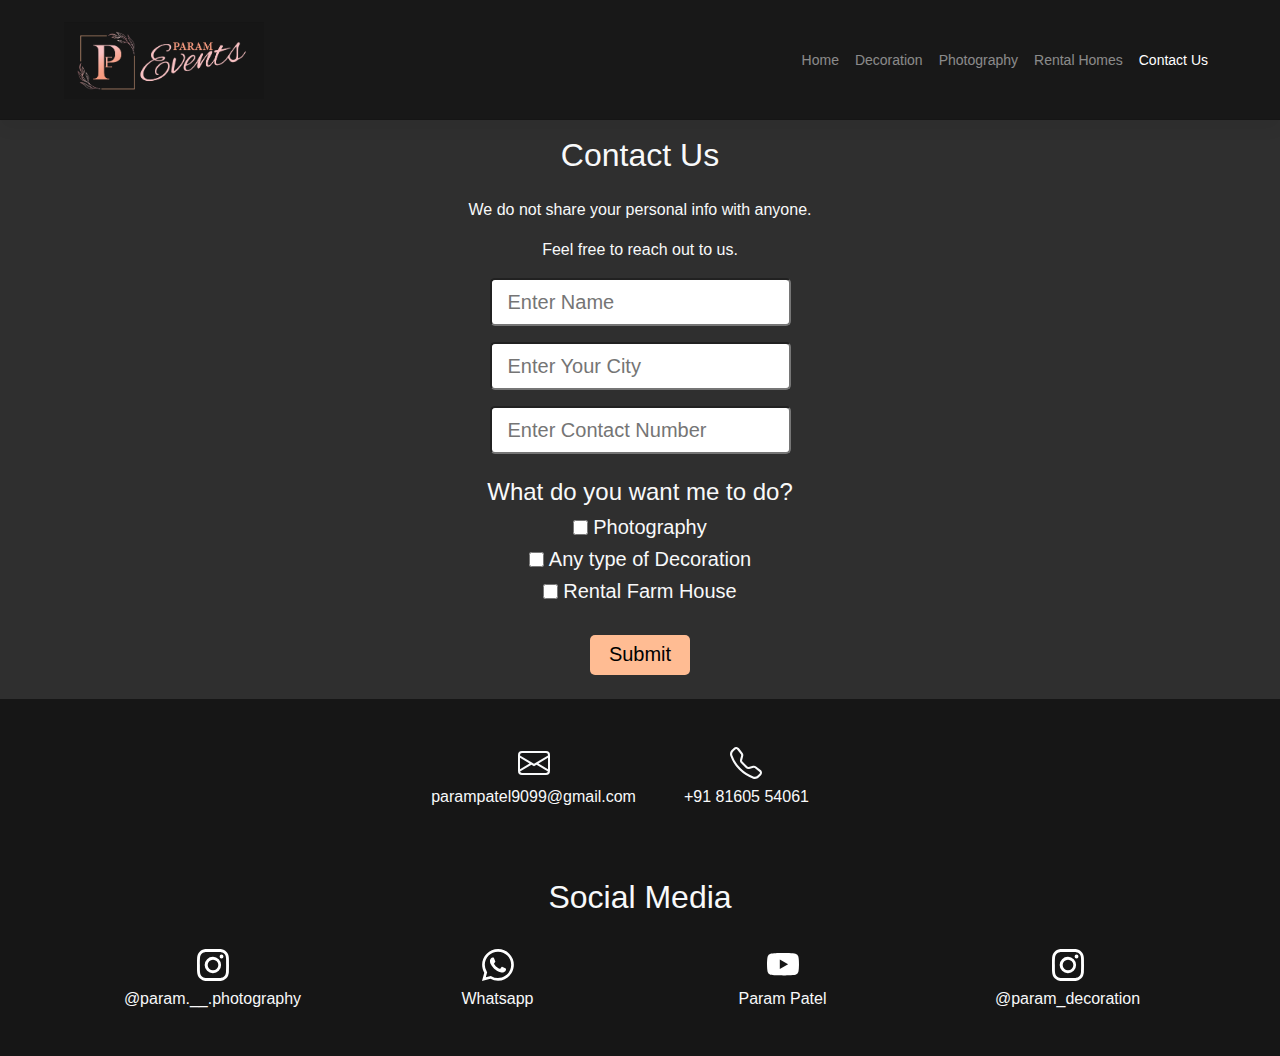
<file: contact.html>
<!DOCTYPE html>
<html lang="en">

<head>
  <meta charset="UTF-8">
  <meta name="viewport" content="width=device-width, initial-scale=1.0">
  <link rel="stylesheet" href="https://maxcdn.bootstrapcdn.com/bootstrap/4.4.1/css/bootstrap.min.css">
  <script src="https://ajax.googleapis.com/ajax/libs/jquery/3.4.1/jquery.min.js"></script>
  <script src="https://cdnjs.cloudflare.com/ajax/libs/popper.js/1.16.0/umd/popper.min.js"></script>
  <script src="https://maxcdn.bootstrapcdn.com/bootstrap/4.4.1/js/bootstrap.min.js"> </script>

  <link rel="stylesheet" href="https://stackpath.bootstrapcdn.com/font-awesome/4.7.0/css/font-awesome.min.css">
  <link rel="preconnect" href="https://fonts.gstatic.com">
  <link href="https://fonts.googleapis.com/css2?family=Poppins:wght@500&display=swap" rel="stylesheet">
  <link href="https://fonts.googleapis.com/css2?family=Dancing+Script&display=swap" rel="stylesheet">
  <link rel="stylesheet" href="https://stackpath.bootstrapcdn.com/font-awesome/4.7.0/css/font-awesome.min.css">
  <link rel="stylesheet" href="https://cdn.jsdelivr.net/npm/bootstrap-icons@1.4.0/font/bootstrap-icons.css">
  <link rel="shortcut icon" href="./images/icons/favicon.png" type="image/x-icon">
  <link rel="stylesheet" href="style.css">
  <title>Contact | Param Events</title>
</head>

<body>
  <!-- NavBar Start -->
  <nav class="navbar navbar-expand-lg navbar-dark css-navbar">
    <a class="navbar-brand css-navbar-brand ml-5" href="#">
      <img src="./images/Logo-Colored.png" width="200" height="77" class="d-inline-block  align-top" alt="Param Events">            
    </a>
    <button class="navbar-toggler" type="button" data-toggle="collapse" data-target="#navbarSupportedContent"
      aria-controls="navbarSupportedContent" aria-expanded="false" aria-label="Toggle navigation">
      <span class="navbar-toggler-icon"></span>
    </button>
    <div class="collapse navbar-collapse css-navbar-items" id="navbarSupportedContent">
      <ul class="navbar-nav ml-auto mr-5">
        <li class="nav-item">
          <a class="nav-link" href="index.html">Home</a>
        </li>
        <li class="nav-item">
          <a class="nav-link" href="decoration.html">Decoration</a>
        </li>
        <li class="nav-item">
          <a class="nav-link" href="photography.html">Photography</a>
        </li>
        <li class="nav-item">
          <a class="nav-link" href="rental.html">Rental Homes</a>
        </li>
        <li class="nav-item active">
          <a class="nav-link" href="contact.html">Contact Us</a>
        </li>
      </ul>
    </div>
  </nav>
  <!-- NavBar End -->

  <section class="text-light text-center" style="background-color: #161616;">
    <div class="pb-4" style="background-color: #2f2f2f;">
      <h2 class="py-3">Contact Us</h2>
    <p>We do not share your personal info with anyone.</p>
    <p>Feel free to reach out to us.</p>
    <form name="contact" method="POST" data-netlify="true" >
      <div class="form-group">        
        <input class="form-control-lg" type="text" placeholder="Enter Name" id="name" name="name" style="border-radius: 5px;">        
      </div>
      <div class="form-group">        
        <input class="form-control-lg" type="text" placeholder="Enter Your City" id="city" name="city" style="border-radius: 5px;">        
      </div>
      <div class="form-group">        
        <input class="form-control-lg"  type="text" placeholder="Enter Contact Number" id="contact" name="contactNumber" style="border-radius: 5px;">        
      </div>
      <h4 class="mt-4">What do you want me to do?</h4>
      <div class="form-check">
        <input type="checkbox" class="form-check-input" style="width: 15px; height: 15px;" id="checkbox1" name="photography">
        <label class="form-check-label"><h5>Photography</h5></label>
      </div>
      <div class="form-check">
        <input type="checkbox" class="form-check-input" id="checkbox2" style="width: 15px; height: 15px;" name="decoration">
        <label class="form-check-label"><h5>Any type of Decoration</h5></label>
      </div>
      <div class="form-check">
        <input type="checkbox" class="form-check-input" id="checkbox3" style="width: 15px; height: 15px;" name="rental">
        <label class="form-check-label"><h5>Rental Farm House</h5></label>
      </div>
      <button class="mt-4 btn css-moments-button" type="submit" style="border-radius: 5px; height: 40px; width: 100px;"><h5>Submit</h5></button>
    </form>

    </div>
    

    <div class="pt-5">
      <div class="container d-flex justify-content-center">
        <div class="row">
          <div class="px-4 col-sm-6">
            <svg xmlns="http://www.w3.org/2000/svg" width="32" height="32" fill="currentColor" class="bi bi-envelope"
              viewBox="0 0 16 16">
              <path
                d="M0 4a2 2 0 0 1 2-2h12a2 2 0 0 1 2 2v8a2 2 0 0 1-2 2H2a2 2 0 0 1-2-2V4zm2-1a1 1 0 0 0-1 1v.217l7 4.2 7-4.2V4a1 1 0 0 0-1-1H2zm13 2.383-4.758 2.855L15 11.114v-5.73zm-.034 6.878L9.271 8.82 8 9.583 6.728 8.82l-5.694 3.44A1 1 0 0 0 2 13h12a1 1 0 0 0 .966-.739zM1 11.114l4.758-2.876L1 5.383v5.73z" />
            </svg>
            <div class="pb-2"></div>
            <h6 class="d-flex justify-content-center">parampatel9099@gmail.com</h6>
            <div class="mb-4"></div>
          </div>

          <div class="px-4 col-sm-6">
            <svg xmlns="http://www.w3.org/2000/svg" width="32" height="32" fill="currentColor" class="bi bi-telephone"
              viewBox="0 0 16 16">
              <path
                d="M3.654 1.328a.678.678 0 0 0-1.015-.063L1.605 2.3c-.483.484-.661 1.169-.45 1.77a17.568 17.568 0 0 0 4.168 6.608 17.569 17.569 0 0 0 6.608 4.168c.601.211 1.286.033 1.77-.45l1.034-1.034a.678.678 0 0 0-.063-1.015l-2.307-1.794a.678.678 0 0 0-.58-.122l-2.19.547a1.745 1.745 0 0 1-1.657-.459L5.482 8.062a1.745 1.745 0 0 1-.46-1.657l.548-2.19a.678.678 0 0 0-.122-.58L3.654 1.328zM1.884.511a1.745 1.745 0 0 1 2.612.163L6.29 2.98c.329.423.445.974.315 1.494l-.547 2.19a.678.678 0 0 0 .178.643l2.457 2.457a.678.678 0 0 0 .644.178l2.189-.547a1.745 1.745 0 0 1 1.494.315l2.306 1.794c.829.645.905 1.87.163 2.611l-1.034 1.034c-.74.74-1.846 1.065-2.877.702a18.634 18.634 0 0 1-7.01-4.42 18.634 18.634 0 0 1-4.42-7.009c-.362-1.03-.037-2.137.703-2.877L1.885.511z" />
            </svg>
            <div class="pb-2"></div>
            <h6>+91 81605 54061</h6>
            <div class="mb-4"></div>
          </div>
        </div>

      </div>

      <h2 class="pt-5 pb-4">Social Media</h2>
      <div class="container">
        <div class="row">
          <div class="col-sm-3">
            <a target="_blank" href="https://www.instagram.com/param.__.photography/"><svg
                xmlns="http://www.w3.org/2000/svg" width="32" height="32" fill="white" class="bi bi-instagram"
                viewBox="0 0 16 16">
                <path
                  d="M8 0C5.829 0 5.556.01 4.703.048 3.85.088 3.269.222 2.76.42a3.917 3.917 0 0 0-1.417.923A3.927 3.927 0 0 0 .42 2.76C.222 3.268.087 3.85.048 4.7.01 5.555 0 5.827 0 8.001c0 2.172.01 2.444.048 3.297.04.852.174 1.433.372 1.942.205.526.478.972.923 1.417.444.445.89.719 1.416.923.51.198 1.09.333 1.942.372C5.555 15.99 5.827 16 8 16s2.444-.01 3.298-.048c.851-.04 1.434-.174 1.943-.372a3.916 3.916 0 0 0 1.416-.923c.445-.445.718-.891.923-1.417.197-.509.332-1.09.372-1.942C15.99 10.445 16 10.173 16 8s-.01-2.445-.048-3.299c-.04-.851-.175-1.433-.372-1.941a3.926 3.926 0 0 0-.923-1.417A3.911 3.911 0 0 0 13.24.42c-.51-.198-1.092-.333-1.943-.372C10.443.01 10.172 0 7.998 0h.003zm-.717 1.442h.718c2.136 0 2.389.007 3.232.046.78.035 1.204.166 1.486.275.373.145.64.319.92.599.28.28.453.546.598.92.11.281.24.705.275 1.485.039.843.047 1.096.047 3.231s-.008 2.389-.047 3.232c-.035.78-.166 1.203-.275 1.485a2.47 2.47 0 0 1-.599.919c-.28.28-.546.453-.92.598-.28.11-.704.24-1.485.276-.843.038-1.096.047-3.232.047s-2.39-.009-3.233-.047c-.78-.036-1.203-.166-1.485-.276a2.478 2.478 0 0 1-.92-.598 2.48 2.48 0 0 1-.6-.92c-.109-.281-.24-.705-.275-1.485-.038-.843-.046-1.096-.046-3.233 0-2.136.008-2.388.046-3.231.036-.78.166-1.204.276-1.486.145-.373.319-.64.599-.92.28-.28.546-.453.92-.598.282-.11.705-.24 1.485-.276.738-.034 1.024-.044 2.515-.045v.002zm4.988 1.328a.96.96 0 1 0 0 1.92.96.96 0 0 0 0-1.92zm-4.27 1.122a4.109 4.109 0 1 0 0 8.217 4.109 4.109 0 0 0 0-8.217zm0 1.441a2.667 2.667 0 1 1 0 5.334 2.667 2.667 0 0 1 0-5.334z" />
              </svg></a>
            <div class="pb-2"></div>
            <h6>@param.__.photography</h6>
            <div class="mb-5"></div>
          </div>

          <div class="col-sm-3">
            <a href="https://api.whatsapp.com/send?phone=918160554061" target="blank"><svg
                xmlns="http://www.w3.org/2000/svg" width="32" height="32" fill="white" class="bi bi-whatsapp"
                viewBox="0 0 16 16">
                <path
                  d="M13.601 2.326A7.854 7.854 0 0 0 7.994 0C3.627 0 .068 3.558.064 7.926c0 1.399.366 2.76 1.057 3.965L0 16l4.204-1.102a7.933 7.933 0 0 0 3.79.965h.004c4.368 0 7.926-3.558 7.93-7.93A7.898 7.898 0 0 0 13.6 2.326zM7.994 14.521a6.573 6.573 0 0 1-3.356-.92l-.24-.144-2.494.654.666-2.433-.156-.251a6.56 6.56 0 0 1-1.007-3.505c0-3.626 2.957-6.584 6.591-6.584a6.56 6.56 0 0 1 4.66 1.931 6.557 6.557 0 0 1 1.928 4.66c-.004 3.639-2.961 6.592-6.592 6.592zm3.615-4.934c-.197-.099-1.17-.578-1.353-.646-.182-.065-.315-.099-.445.099-.133.197-.513.646-.627.775-.114.133-.232.148-.43.05-.197-.1-.836-.308-1.592-.985-.59-.525-.985-1.175-1.103-1.372-.114-.198-.011-.304.088-.403.087-.088.197-.232.296-.346.1-.114.133-.198.198-.33.065-.134.034-.248-.015-.347-.05-.099-.445-1.076-.612-1.47-.16-.389-.323-.335-.445-.34-.114-.007-.247-.007-.38-.007a.729.729 0 0 0-.529.247c-.182.198-.691.677-.691 1.654 0 .977.71 1.916.81 2.049.098.133 1.394 2.132 3.383 2.992.47.205.84.326 1.129.418.475.152.904.129 1.246.08.38-.058 1.171-.48 1.338-.943.164-.464.164-.86.114-.943-.049-.084-.182-.133-.38-.232z" />
              </svg></a>
            <div class="pb-2"></div>
            <h6>Whatsapp</h6>
            <div class="mb-5"></div>
          </div>

          <div class="col-sm-3">
            <a target="_blank" href="https://www.youtube.com/channel/UCOS5leON8SN25tVWbijG9kA"><svg
                xmlns="http://www.w3.org/2000/svg" width="32" height="32" fill="white" class="bi bi-youtube"
                viewBox="0 0 16 16">
                <path
                  d="M8.051 1.999h.089c.822.003 4.987.033 6.11.335a2.01 2.01 0 0 1 1.415 1.42c.101.38.172.883.22 1.402l.01.104.022.26.008.104c.065.914.073 1.77.074 1.957v.075c-.001.194-.01 1.108-.082 2.06l-.008.105-.009.104c-.05.572-.124 1.14-.235 1.558a2.007 2.007 0 0 1-1.415 1.42c-1.16.312-5.569.334-6.18.335h-.142c-.309 0-1.587-.006-2.927-.052l-.17-.006-.087-.004-.171-.007-.171-.007c-1.11-.049-2.167-.128-2.654-.26a2.007 2.007 0 0 1-1.415-1.419c-.111-.417-.185-.986-.235-1.558L.09 9.82l-.008-.104A31.4 31.4 0 0 1 0 7.68v-.123c.002-.215.01-.958.064-1.778l.007-.103.003-.052.008-.104.022-.26.01-.104c.048-.519.119-1.023.22-1.402a2.007 2.007 0 0 1 1.415-1.42c.487-.13 1.544-.21 2.654-.26l.17-.007.172-.006.086-.003.171-.007A99.788 99.788 0 0 1 7.858 2h.193zM6.4 5.209v4.818l4.157-2.408L6.4 5.209z" />
              </svg></a>
            <div class="pb-2"></div>
            <h6>Param Patel</h6>
            <div class="mb-5"></div>
          </div>

          <div class="col-sm-3">
            <a target="_blank" href="https://www.instagram.com/params_decoration/"><svg
                xmlns="http://www.w3.org/2000/svg" width="32" height="32" fill="white" class="bi bi-instagram"
                viewBox="0 0 16 16">
                <path
                  d="M8 0C5.829 0 5.556.01 4.703.048 3.85.088 3.269.222 2.76.42a3.917 3.917 0 0 0-1.417.923A3.927 3.927 0 0 0 .42 2.76C.222 3.268.087 3.85.048 4.7.01 5.555 0 5.827 0 8.001c0 2.172.01 2.444.048 3.297.04.852.174 1.433.372 1.942.205.526.478.972.923 1.417.444.445.89.719 1.416.923.51.198 1.09.333 1.942.372C5.555 15.99 5.827 16 8 16s2.444-.01 3.298-.048c.851-.04 1.434-.174 1.943-.372a3.916 3.916 0 0 0 1.416-.923c.445-.445.718-.891.923-1.417.197-.509.332-1.09.372-1.942C15.99 10.445 16 10.173 16 8s-.01-2.445-.048-3.299c-.04-.851-.175-1.433-.372-1.941a3.926 3.926 0 0 0-.923-1.417A3.911 3.911 0 0 0 13.24.42c-.51-.198-1.092-.333-1.943-.372C10.443.01 10.172 0 7.998 0h.003zm-.717 1.442h.718c2.136 0 2.389.007 3.232.046.78.035 1.204.166 1.486.275.373.145.64.319.92.599.28.28.453.546.598.92.11.281.24.705.275 1.485.039.843.047 1.096.047 3.231s-.008 2.389-.047 3.232c-.035.78-.166 1.203-.275 1.485a2.47 2.47 0 0 1-.599.919c-.28.28-.546.453-.92.598-.28.11-.704.24-1.485.276-.843.038-1.096.047-3.232.047s-2.39-.009-3.233-.047c-.78-.036-1.203-.166-1.485-.276a2.478 2.478 0 0 1-.92-.598 2.48 2.48 0 0 1-.6-.92c-.109-.281-.24-.705-.275-1.485-.038-.843-.046-1.096-.046-3.233 0-2.136.008-2.388.046-3.231.036-.78.166-1.204.276-1.486.145-.373.319-.64.599-.92.28-.28.546-.453.92-.598.282-.11.705-.24 1.485-.276.738-.034 1.024-.044 2.515-.045v.002zm4.988 1.328a.96.96 0 1 0 0 1.92.96.96 0 0 0 0-1.92zm-4.27 1.122a4.109 4.109 0 1 0 0 8.217 4.109 4.109 0 0 0 0-8.217zm0 1.441a2.667 2.667 0 1 1 0 5.334 2.667 2.667 0 0 1 0-5.334z" />
              </svg></a>
            <div class="pb-2"></div>
            <h6>@param_decoration</h6>
            <div class="mb-5"></div>
          </div>
        </div>

      </div>
    </div>
  </section>
</body>
</file>
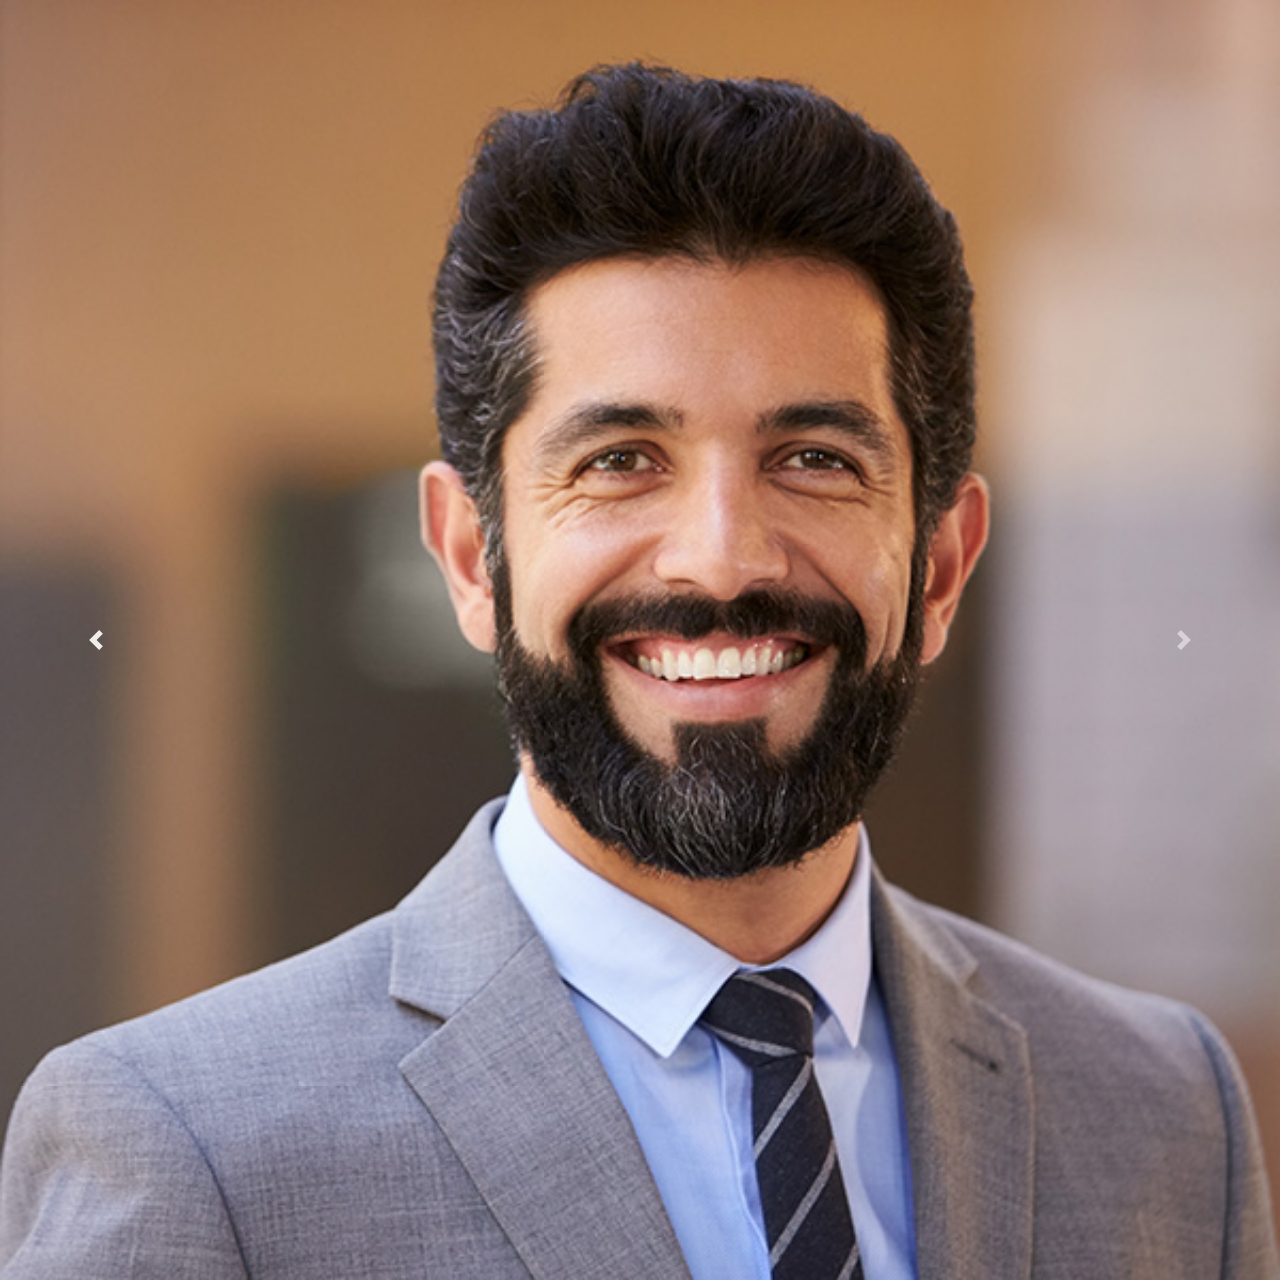
<file: test.html>
<!DOCTYPE html>
<html lang="en">
<head>
    <meta charset="UTF-8">
    <meta http-equiv="X-UA-Compatible" content="IE=edge">
    <meta name="viewport" content="width=device-width, initial-scale=1.0">
    <link rel="stylesheet" href="https://maxcdn.bootstrapcdn.com/bootstrap/4.4.1/css/bootstrap.min.css"> 
    <script src="https://ajax.googleapis.com/ajax/libs/jquery/3.4.1/jquery.min.js"></script> 
    <script src="https://cdnjs.cloudflare.com/ajax/libs/popper.js/1.16.0/umd/popper.min.js"></script> 
    <script src="https://maxcdn.bootstrapcdn.com/bootstrap/4.4.1/js/bootstrap.min.js"> </script> 
    
    <link rel="stylesheet" href="https://stackpath.bootstrapcdn.com/font-awesome/4.7.0/css/font-awesome.min.css">    
    <link rel="preconnect" href="https://fonts.gstatic.com">
    <link href="https://fonts.googleapis.com/css2?family=Poppins:wght@500&display=swap" rel="stylesheet"> 
    <link href="https://fonts.googleapis.com/css2?family=Dancing+Script&display=swap" rel="stylesheet"> 
    <link rel="stylesheet" href="style.css">    
    <title>Document</title>
</head>
<body>
    <div id="carouselExampleFade" class="carousel slide carousel-fade" data-ride="carousel">
        <div class="carousel-inner">
          <div class="carousel-item active">
            <img class="d-block w-100" src="./images/testimonial1.jpg" alt="First slide">
          </div>
          <div class="carousel-item">
            <img class="d-block w-100" src="./images/testimonial2.jpg" alt="Second slide">
          </div>
          <div class="carousel-item">
            <img class="d-block w-100" src="./images/testimonial3.jpg" alt="Third slide">
          </div>
        </div>
        <a class="carousel-control-prev" href="#carouselExampleFade" role="button" data-slide="prev">
          <span class="carousel-control-prev-icon" aria-hidden="true"></span>
          <span class="sr-only">Previous</span>
        </a>
        <a class="carousel-control-next" href="#carouselExampleFade" role="button" data-slide="next">
          <span class="carousel-control-next-icon" aria-hidden="true"></span>
          <span class="sr-only">Next</span>
        </a>
      </div>
</body>
</html>
</file>
<file: style.css>
.html{
    height: 100%;
}

.body{
    overflow-x: hidden;
    box-sizing: border-box;
    margin: 0px;
    padding: 0px;
    height: 100%;
}

.css-navbar{
    background-color: #181818;
    box-shadow: 0 .5rem 1rem rgba(0,0,0,.05),inset 0 -1px 0 rgba(0,0,0,.1);
    min-height: 120px;
}

.css-navbar-brand{    
    font-family: sans-serif;
    font-size: 22px;         
    font-weight: 550;
    line-height: 31px;
    /* letter-spacing: 0.1pt; */
}

.css-navbar-items{
    line-height: 30px;
    font-size: 14px;
}

.services{
    background-color: #F8CFA9;
    text-align: center;
}

.css-moments {
    color: white;
    text-align: center;
    background-image: 
    linear-gradient(
      rgba(0, 0, 0, 0.6),
      rgba(0, 0, 0, 0.6)
    ),
    url('./images/partygold.jpg');
    background-attachment:fixed;
    height: 100%; 
    padding-top: 170px;
    padding-bottom: 170px;
    background-position: center;
    background-repeat: no-repeat;
    background-size: cover;
}

.css-moments-header{
    font-weight: 700px;
    font-size: 72px;
    line-height: 90px;
    padding-left: 300px;
    padding-right: 300px;
    padding-bottom: 20px;
}

.css-moments-text{
    padding-bottom: 40px;
}

.css-moments-button{
    color: black;
    background-color: #FFBC93;
    border-radius: 0;
    transition-duration: 0.4s;
}

.css-moments-button:hover{
    background-color: #7E5B49;
    color: white;
}

.css-vision-part1{
    display: flex;
    font-family: sans-serif;    
    align-items: center;
    text-align: center;
    justify-content: center;
    flex-direction: column;    
    /* width: 100%;     */
    background-color: #F2B28A;
    color: #181818;
    font-size: 15px;
    line-height: 28px;
    padding-left: 40px;        
    padding-right: 40px;     
}

.css-vision-part1-heading{
    color: black;
    line-height:54px;
    font-size: 50px;
    margin-bottom: 50px;
}

.css-vision-part2{
    padding-right: 0px;
}

.css-vision-part1-text{
    font-size: 18px;
    /* padding: 0px 30px; */
}


.css-row{
    padding: 48px;
    width: 100%; 
    margin-left: 0px;
    margin-right: 0px;
}

.css-past-events-header{
    color: #F8CFA9;
    text-align: center;
    font-family:sans-serif;
    line-height: 54px;
    font-size: 40px;
}

.css-past-events-image:hover{
    background-color: rgba(0, 0, 0, 0.6);
}

.css-vision-image{
    height: 500px; 
}

.css-past-events-subheader{
    font-family: 'Dancing Script', cursive;
    text-align: center;
    font-size: 18px;
    line-height: 32px;
}

.css-past-events{
    text-align: center;
    border: none;
    /* background-color: #181818; */
    width: 100%;
}

.css-past-events-name{
    color: #F8CFA9;
    font-size: 25px;
}

.css-past-events-details{
    font-family: 'Dancing Script', cursive;
    color: white;
    padding-bottom: 20px;    
    font-size: 20px;    
}

.css-past-events-body{
    background-color: #181818;    
}

.css-carousel{
    height: 750px; 
    background-color: #9B491E;
}

.css-carousel-heading{
    color: #F8CFA9;
    text-align: center;
    font-size: 40px;
    font-family: sans-serif;
    line-height: 54px;    
    margin-top: 115px;
}

.css-carousel-subheading{
    color: white;
    text-align: center;
    font-family: 'Dancing Script', cursive;
    margin-top: 30px;
    
}

.css-carousel-name{
    color: white;
    font-family: 'Dancing Script', cursive;
    font-size: 20px;
    font-weight: 400px;
}

.css-carousel-para{
    color: white;
    font-family: Arial, Helvetica, sans-serif;
    padding-left: 150px;
    padding-right: 150px;
}

.css-carousel-content{
    /* display: flex; */
    text-align: center;    
    transform: translate3d(0,0,0);
}

.css-testimonial-img{
    border-radius: 50%;
    margin-top: 50px;
    height: 200px;
    width: 200px;
    margin-bottom: 50px;
}

.css-contact{    
    background-color: #181818;
    text-align: center;
    color: whitesmoke;
}

.css-rental-title{
    padding-top: 100px;
    font-size: 40px;
    font-family: sans-serif;
    line-height: 54px;    
    text-align: center;
    color: #F8CFA9;
}
.css-rental-subtitle{
    font-family: 'Dancing Script', cursive;;
    font-size: 23px;
    line-height: 32px;
    padding-top: 20px;
}

/* Tablet */
@media (max-width: 991px) and (min-width: 765px){
    .css-moments-header{
        font-size: 54px;
        padding: 0px 60px;
    }
    
    .css-moments-text{
        padding: 20px 30px;
    }
    .css-vision-part1{
        padding-left: 30px;
        padding-right: 30px;
        padding-top: 60px;
        padding-bottom: 60px;        
        height: 400px;

    }


    .css-vision-part1-heading{
        font-size: 40px;
        margin:0px;
    }

    .css-vision-part1-text{
        font-size: 18px;
    }

    .css-vision-image{
        height: 400px;
    }

    .css-row{
        padding: 0px;
        margin-left:0px;
        margin-right:0px;
        /* align-items: center; */
    }

    .css-vision-part2{
        padding-left: 0px;
        padding-right: 0px;

    }

    .css-past-events{
        margin-bottom: 10px;
        padding: 0px 2px;
    }

    .css-carousel-para{
        padding-left: 80px;
        padding-right: 80px;
    }
}

/* Mobile Phone */
@media (max-width: 764px){  
    .css-vision-image{
        height: 30px  0px;        
    }
    
    .css-carousel{
        height: 800px;
    }

    .css-past-events-header{
        font-size: 30px;
    }

    .css-past-events-subheader{
        padding: 0px 25px;
        font-size: 22px;
    }

    .css-moments-header{
        padding: 0px 30px;
        font-size: 54px;
        line-height: 70px;
        margin-top: -80px;
    }

    .css-moments-text{
        padding: 30px 20px;        
        
    }

    .css-vision-part1{
        padding-left: 30px;
        padding-right: 30px;
        padding-top: 60px;
        padding-bottom: 60px;        
    }

    .css-row{
        padding: 0px;
    }

    .css-vision-part2{
        padding-left: 0px;
        padding-right: 0px;

    }

    .css-past-events{
        margin-bottom: 10px;
        padding: 0px 0px;
        /* margin-right: 1px; */
        /* margin-left:1px; */
    }

    .css-carousel-para{
        padding-left: 20px;
        padding-right: 20px;
    }
}
</file>
